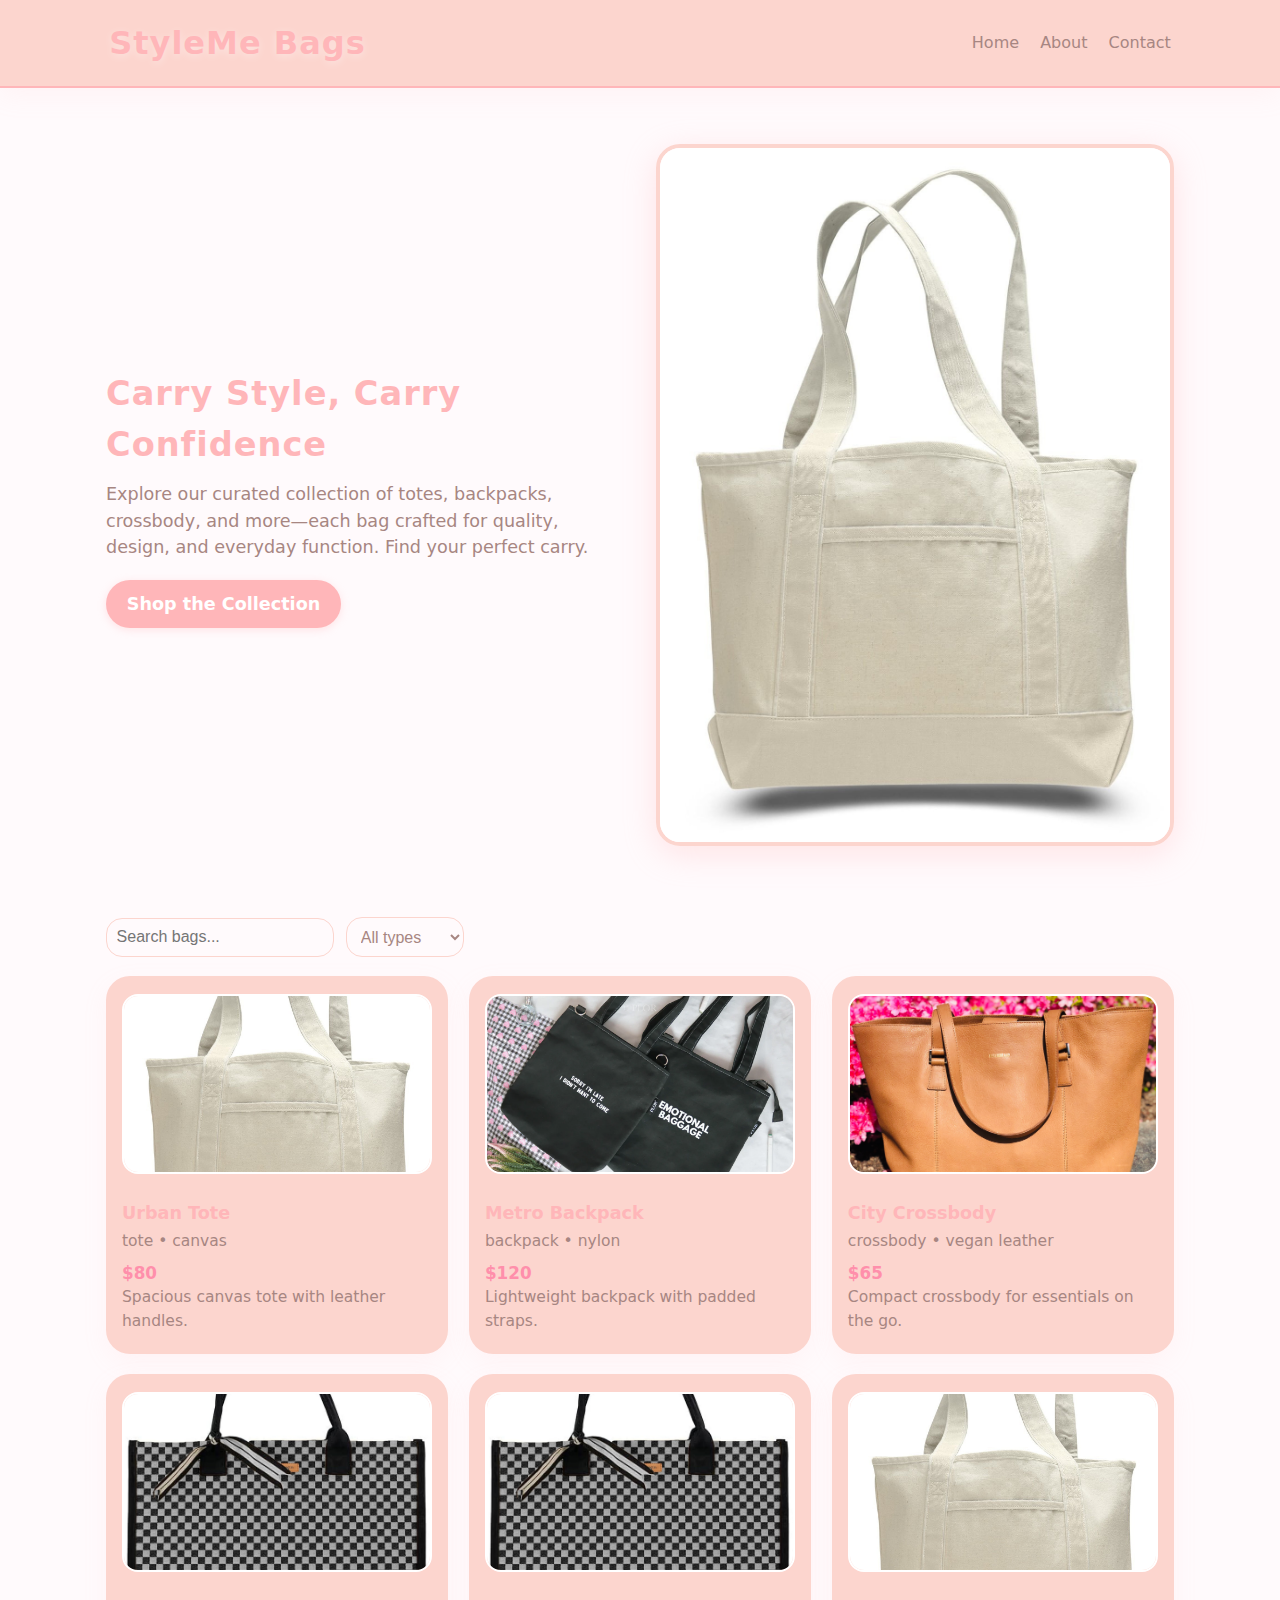
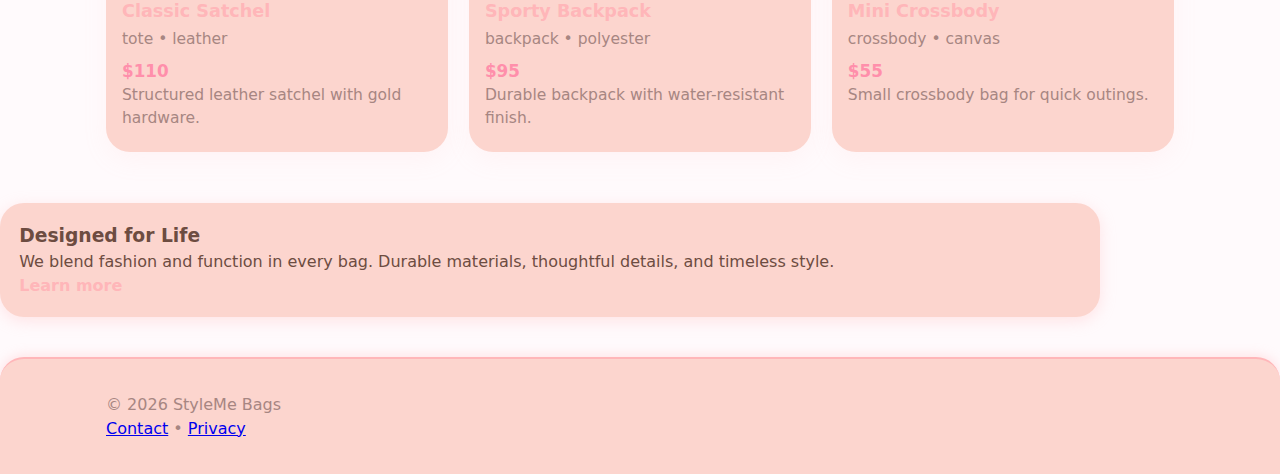
<file: index.html>
<!doctype html>
<html lang="en">
<head>
  <meta charset="utf-8" />
  <meta name="viewport" content="width=device-width,initial-scale=1" />
  <meta name="description" content="Shop stylish bags: totes, backpacks, crossbody, and more. Discover quality, design, and function in every piece." />
  <title>StyleMe Bags — Shop Stylish Bags</title>
  <link rel="stylesheet" href="styles.css" />
</head>
<body>
  <header class="site-header">
    <div class="container">
      <h1 class="brand">StyleMe Bags</h1>
      <nav class="nav">
        <a href="index.html">Home</a>
        <a href="about.html">About</a>
        <a href="contact.html">Contact</a>
      </nav>
    </div>
  </header>

  <main>
    <section class="hero">
      <div class="container">
        <div class="hero-content">
          <h2>Carry Style, Carry Confidence</h2>
          <p>Explore our curated collection of totes, backpacks, crossbody, and more—each bag crafted for quality, design, and everyday function. Find your perfect carry.</p>
          <a class="btn" href="#products">Shop the Collection</a>
        </div>
        <div class="hero-image">
          <img src="asset/tote.jpeg" alt="Urban Tote Bag" />
        </div>
      </div>
    </section>

    <section id="products" class="products container">
      <div class="tools">
        <input id="search" type="search" placeholder="Search bags..." />
        <select id="filter">
          <option value="all">All types</option>
          <option value="tote">Tote</option>
          <option value="backpack">Backpack</option>
          <option value="crossbody">Crossbody</option>
        </select>
      </div>

      <div id="grid" class="grid"></div>
    </section>

    <section class="about-preview container">
      <h3>Designed for Life</h3>
      <p>We blend fashion and function in every bag. Durable materials, thoughtful details, and timeless style.</p>
      <a class="link" href="about.html">Learn more</a>
    </section>
  </main>

  <footer class="site-footer">
    <div class="container">
      <p>&copy; <span id="year"></span> StyleMe Bags</p>
      <p><a href="contact.html">Contact</a> • <a href="#">Privacy</a></p>
    </div>
  </footer>

  <script src="scripts.js"></script>
</body>
</html>
</file>
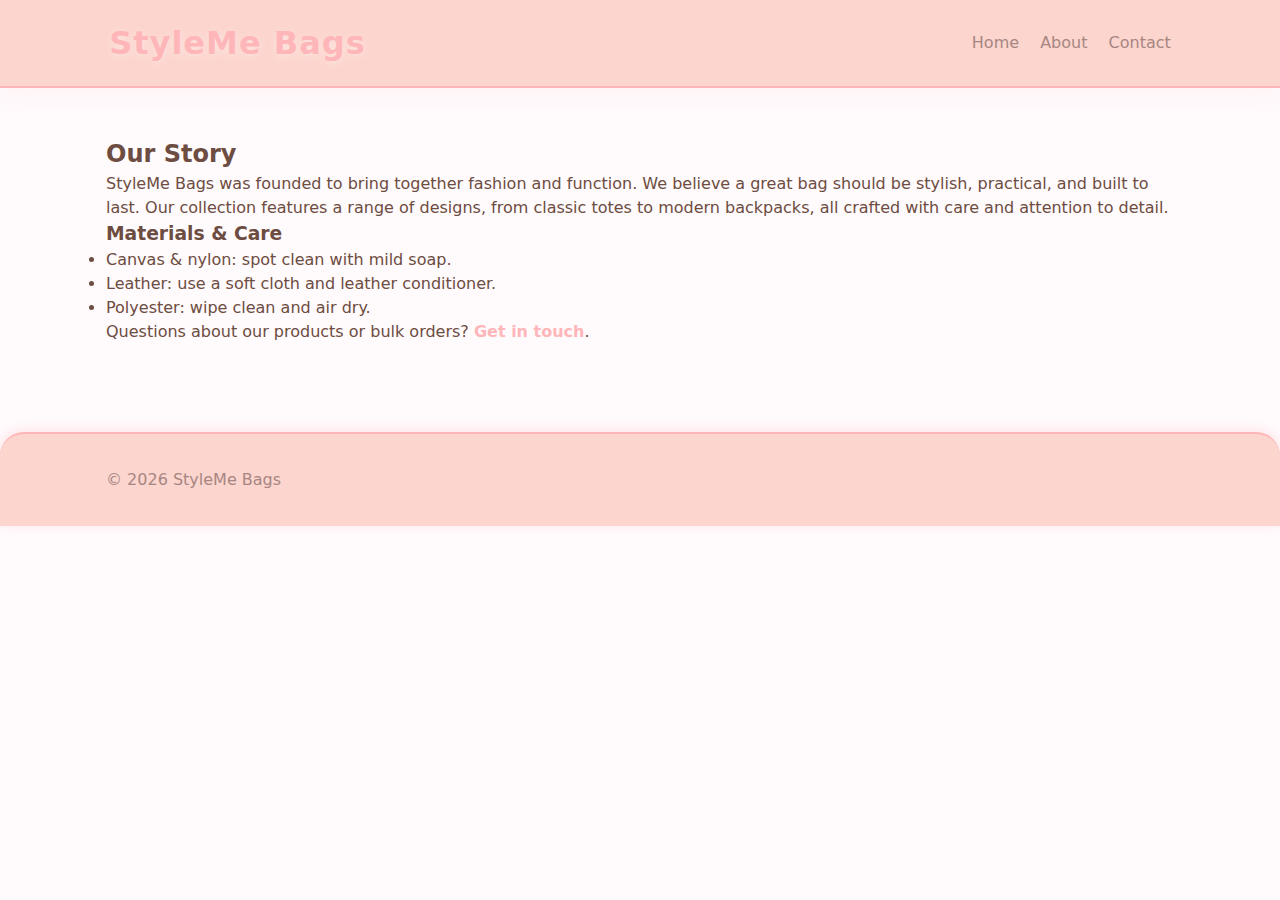
<file: about.html>
<!doctype html>
<html lang="en">
<head>
  <meta charset="utf-8" />
  <meta name="viewport" content="width=device-width,initial-scale=1" />
  <title>About — StyleMe Bags</title>
  <link rel="stylesheet" href="styles.css" />
</head>
<body>
  <header class="site-header">
    <div class="container">
      <h1 class="brand">StyleMe Bags</h1>
      <nav class="nav">
        <a href="index.html">Home</a>
        <a href="about.html">About</a>
        <a href="contact.html">Contact</a>
      </nav>
    </div>
  </header>

  <main class="container">
    <section style="padding:2rem 0">
      <h2>Our Story</h2>
      <p>StyleMe Bags was founded to bring together fashion and function. We believe a great bag should be stylish, practical, and built to last. Our collection features a range of designs, from classic totes to modern backpacks, all crafted with care and attention to detail.</p>

      <h3>Materials & Care</h3>
      <ul>
        <li>Canvas & nylon: spot clean with mild soap.</li>
        <li>Leather: use a soft cloth and leather conditioner.</li>
        <li>Polyester: wipe clean and air dry.</li>
      </ul>

      <p>Questions about our products or bulk orders? <a class="link" href="contact.html">Get in touch</a>.</p>
    </section>
  </main>

  <footer class="site-footer">
    <div class="container">
      <p>&copy; <span id="year"></span> StyleMe Bags</p>
    </div>
  </footer>

  <script>document.getElementById('year').textContent = new Date().getFullYear();</script>
</body>
</html>
</file>
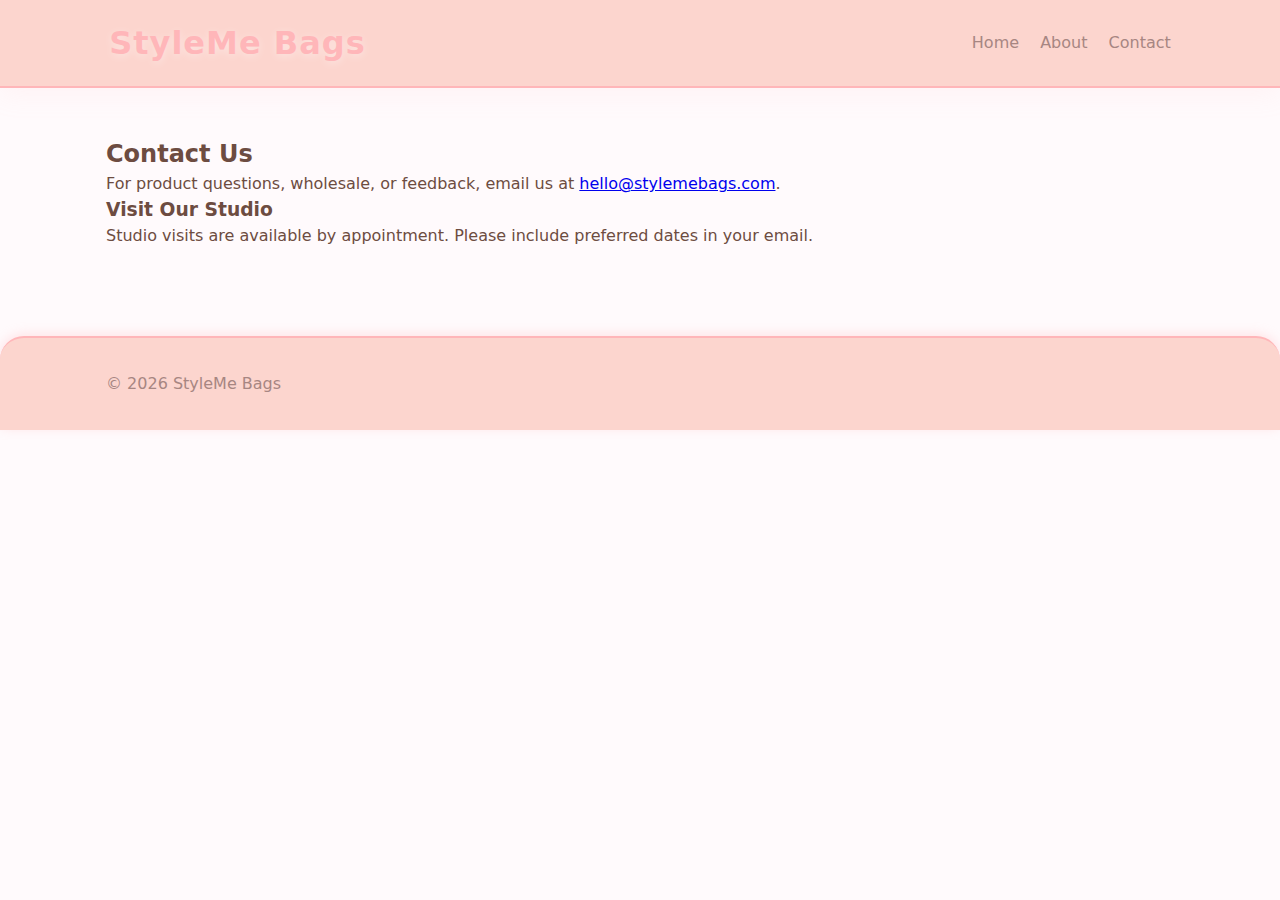
<file: contact.html>
<!doctype html>
<html lang="en">
<head>
  <meta charset="utf-8" />
  <meta name="viewport" content="width=device-width,initial-scale=1" />
  <title>Contact — StyleMe Bags</title>
  <link rel="stylesheet" href="styles.css" />
</head>
<body>
  <header class="site-header">
    <div class="container">
      <h1 class="brand">StyleMe Bags</h1>
      <nav class="nav">
        <a href="index.html">Home</a>
        <a href="about.html">About</a>
        <a href="contact.html">Contact</a>
      </nav>
    </div>
  </header>

  <main class="container">
    <section style="padding:2rem 0">
      <h2>Contact Us</h2>
      <p>For product questions, wholesale, or feedback, email us at <a href="mailto:hello@stylemebags.com">hello@stylemebags.com</a>.</p>

      <h3>Visit Our Studio</h3>
      <p>Studio visits are available by appointment. Please include preferred dates in your email.</p>
    </section>
  </main>

  <footer class="site-footer">
    <div class="container">
      <p>&copy; <span id="year"></span> StyleMe Bags</p>
    </div>
  </footer>

  <script>document.getElementById('year').textContent = new Date().getFullYear();</script>
</body>
</html>
</file>
<file: styles.css>
/* Basic reset */
*{box-sizing:border-box;margin:0;padding:0}
@import url('https://fonts.googleapis.com/css2?family=Quicksand:wght@500;700&display=swap');
:root{
	--accent:#ffb6b9;
	--accent2:#fcd5ce;
	--muted:#a78682;
	--bg:#fffafc;
	--max:1100px;
	--shadow:0 8px 24px rgba(255,182,185,0.10);
}
body{
	font-family:'Quicksand', Inter, ui-sans-serif, system-ui, -apple-system, 'Segoe UI', Roboto, 'Helvetica Neue', Arial;
	line-height:1.5;
	color:#6d4c41;
	background:var(--bg) url('https://www.transparenttextures.com/patterns/flowers.png');
}
.container{max-width:var(--max);margin:0 auto;padding:1rem}
.site-header{
	background:var(--accent2);
	border-bottom:2px solid var(--accent);
	box-shadow:var(--shadow);
}
.site-header .container{
	display:flex;align-items:center;justify-content:space-between;padding:1.2rem;
}
.brand{
	font-weight:700;
	color:var(--accent);
	font-size:2rem;
	letter-spacing:1px;
	text-shadow:0 2px 8px #fff6;
}
.nav a{
	margin-left:1rem;
	color:#a78682;
	text-decoration:none;
	font-weight:500;
	transition:color .2s;
}
.nav a:hover{color:var(--accent)}
.hero{padding:2.5rem 0 2rem 0;}
.hero .container{display:grid;grid-template-columns:1fr 1fr;gap:2rem;align-items:center}
.hero-content h2{
	font-size:2.1rem;
	margin-bottom:0.7rem;
	color:var(--accent);
	font-weight:700;
	letter-spacing:1px;
}
.hero-content p{
	color:var(--muted);
	margin-bottom:1.2rem;
	font-size:1.1rem;
}
.btn{
	display:inline-block;
	background:var(--accent);
	color:#fff;
	padding:.7rem 1.3rem;
	border-radius:24px;
	text-decoration:none;
	font-weight:700;
	font-size:1.1rem;
	box-shadow:0 2px 8px #ffb6b955;
	transition:background .2s,transform .2s;
}
.btn:hover{
	background:#ff8fab;
	transform:scale(1.05);
}
.hero-image img{
	width:100%;
	height:auto;
	border-radius:24px;
	box-shadow:0 8px 32px #ffb6b955;
	border:4px solid var(--accent2);
}
.tools{
	display:flex;
	gap:.75rem;
	align-items:center;
	margin-bottom:1.2rem;
}
.tools input, .tools select{
	padding:.6rem;
	border:1.5px solid var(--accent2);
	border-radius:16px;
	background:#fffafc;
	font-size:1rem;
	color:#a78682;
}
.grid{
	display:grid;
	grid-template-columns:repeat(3,1fr);
	gap:1.3rem;
}
.card{
	background:var(--accent2);
	border-radius:24px;
	padding:1.1rem 1rem 1.3rem 1rem;
	box-shadow:var(--shadow);
	transition:transform .18s, box-shadow .18s;
	position:relative;
	overflow:hidden;
}
.card:hover{
	transform:translateY(-6px) scale(1.03);
	box-shadow:0 16px 40px #ffb6b955;
}
.card img{
	width:100%;
	height:180px;
	object-fit:cover;
	border-radius:16px;
	border:2px solid #fff;
	margin-bottom:.7rem;
}
.card h4{
	margin:.5rem 0 .2rem 0;
	font-size:1.1rem;
	color:var(--accent);
	font-weight:700;
}
.card p{
	color:var(--muted);
	font-size:.97rem;
}
.card .price{
	font-weight:700;
	color:#ff8fab;
	margin-top:.5rem;
	font-size:1.05rem;
}
 .link{
	color:var(--accent);
	text-decoration:none;
	font-weight:600;
	transition:color .2s;
}
.link:hover{color:#ff8fab}
.about-preview{
	margin:2.2rem 0;
	padding:1.2rem;
	background:var(--accent2);
	border-radius:24px;
	box-shadow:0 4px 16px #ffb6b955;
}
.site-footer{
	padding:1.1rem 0;
	margin-top:2.5rem;
	color:var(--muted);
	background:var(--accent2);
	border-top:2px solid var(--accent);
	border-radius:24px 24px 0 0;
	box-shadow:0 -2px 12px #ffb6b955;
}
@media (max-width:900px){
	.grid{grid-template-columns:repeat(2,1fr)}
	.hero .container{grid-template-columns:1fr}
}
@media (max-width:600px){
	.grid{grid-template-columns:1fr}
	.site-header .container{padding:.5rem}
	.hero{padding:1rem 0}
	.hero-content h2{font-size:1.25rem}
	.about-preview{padding:.7rem}
}
</file>
